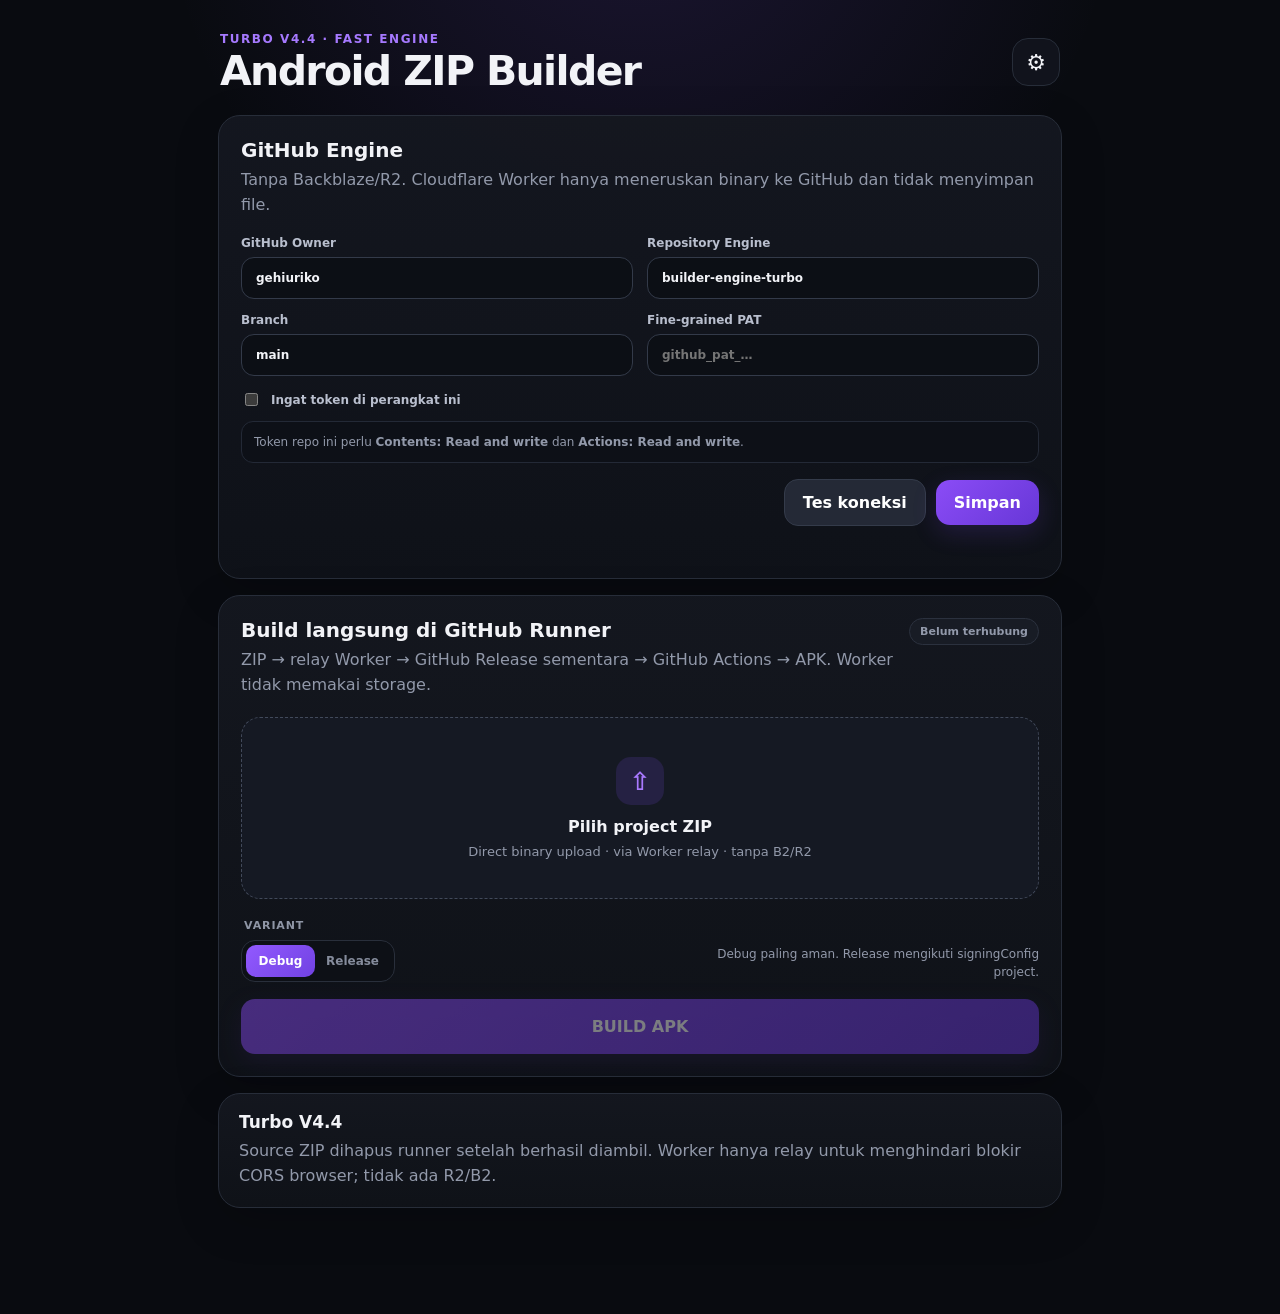
<file: index.html>
<!doctype html>
<html lang="id">
<head>
  <meta charset="utf-8">
  <meta name="viewport" content="width=device-width,initial-scale=1,viewport-fit=cover">
  <meta name="theme-color" content="#0d0f14">
  <title>Android ZIP Builder</title>
  <style>
:root {
  color-scheme: dark;
  --bg: #090b10;
  --panel: #11141b;
  --panel-2: #151923;
  --border: #272d39;
  --text: #f2f3f7;
  --muted: #9299aa;
  --purple: #8b4cf6;
  --purple-2: #6737d7;
  --green: #65d28b;
  --red: #ff7171;
  --yellow: #f5c86b;
  --radius: 22px;
}

* { box-sizing: border-box; }

html, body { margin: 0; min-height: 100%; }

body {
  background:
    radial-gradient(circle at 50% -10%, rgba(118, 71, 218, .17), transparent 30rem),
    var(--bg);
  color: var(--text);
  font-family: Inter, ui-sans-serif, system-ui, -apple-system, BlinkMacSystemFont, "Segoe UI", sans-serif;
}

button, input { font: inherit; }

.shell {
  width: min(100%, 880px);
  margin: 0 auto;
  padding: 28px 18px 90px;
}

.topbar {
  display: flex;
  align-items: center;
  justify-content: space-between;
  gap: 16px;
  margin: 4px 2px 22px;
}

.eyebrow {
  color: #a679ff;
  font-weight: 900;
  font-size: 12px;
  letter-spacing: .13em;
  margin-bottom: 5px;
}

h1, h2, h3, p { margin-top: 0; }

h1 {
  margin-bottom: 0;
  font-size: clamp(29px, 7vw, 41px);
  line-height: 1.02;
  letter-spacing: -.04em;
}

h2 { margin-bottom: 6px; font-size: 20px; }

h3 { margin-bottom: 7px; font-size: 17px; }

p {
  color: var(--muted);
  line-height: 1.55;
  margin-bottom: 0;
}

.card {
  background: linear-gradient(180deg, rgba(20, 23, 31, .97), rgba(15, 18, 24, .97));
  border: 1px solid var(--border);
  border-radius: var(--radius);
  padding: 22px;
  margin-bottom: 16px;
  box-shadow: 0 14px 45px rgba(0, 0, 0, .18);
}

.hidden { display: none !important; }

.card-head {
  display: flex;
  align-items: flex-start;
  justify-content: space-between;
  gap: 14px;
  margin-bottom: 19px;
}

.icon-button {
  width: 48px;
  height: 48px;
  flex: 0 0 auto;
  border-radius: 16px;
  border: 1px solid var(--border);
  background: rgba(18, 21, 29, .9);
  color: var(--text);
  font-size: 22px;
}

.grid {
  display: grid;
  gap: 14px;
  margin-bottom: 14px;
}

.grid.two { grid-template-columns: repeat(2, minmax(0, 1fr)); }

label {
  display: block;
  font-size: 12px;
  font-weight: 800;
  color: #b9bfce;
}

input[type="text"],
input[type="password"],
input:not([type]) {
  width: 100%;
  margin-top: 7px;
  border: 1px solid #333a49;
  border-radius: 13px;
  background: #0c0f15;
  color: var(--text);
  padding: 13px 14px;
  outline: none;
}

input:focus {
  border-color: #8255df;
  box-shadow: 0 0 0 3px rgba(130, 85, 223, .12);
}

.checkbox-row {
  display: flex;
  align-items: center;
  gap: 10px;
  margin: 8px 0 12px;
  font-weight: 600;
}

.checkbox-row input { accent-color: var(--purple); }

.permission-note, .micro {
  color: var(--muted);
  font-size: 12px;
  line-height: 1.5;
}

.permission-note {
  margin: 4px 0 16px;
  padding: 11px 12px;
  border-radius: 12px;
  background: #0d1017;
  border: 1px solid #232936;
}

.row {
  display: flex;
  align-items: center;
  gap: 10px;
}

.actions-row { justify-content: flex-end; }

.button {
  border: 0;
  border-radius: 14px;
  padding: 13px 18px;
  color: #fff;
  font-weight: 900;
  cursor: pointer;
}

.button:disabled {
  cursor: default;
  opacity: .45;
}

.button.primary {
  background: linear-gradient(135deg, var(--purple), var(--purple-2));
  box-shadow: 0 8px 24px rgba(122, 70, 231, .18);
}

.button.secondary {
  background: #242936;
  border: 1px solid #343b4a;
}

.build-button {
  width: 100%;
  min-height: 55px;
  margin-top: 17px;
  font-size: 16px;
}

.drop-zone {
  width: 100%;
  min-height: 182px;
  display: flex;
  flex-direction: column;
  align-items: center;
  justify-content: center;
  gap: 8px;
  border: 1px dashed #41495a;
  border-radius: 19px;
  background: #151923;
  color: var(--text);
  padding: 20px;
}

.drop-zone.drag {
  border-color: #9b71f4;
  background: rgba(111, 66, 204, .12);
}

.drop-icon {
  width: 48px;
  height: 48px;
  border-radius: 15px;
  display: grid;
  place-items: center;
  margin-bottom: 4px;
  background: rgba(113, 67, 207, .18);
  color: #a979ff;
  font-size: 25px;
  font-weight: 900;
}

#fileMeta {
  color: var(--muted);
  font-size: 13px;
}

.badge {
  flex: 0 0 auto;
  display: inline-flex;
  align-items: center;
  min-height: 27px;
  padding: 5px 10px;
  border-radius: 999px;
  color: #d5c3ff;
  background: rgba(130, 80, 232, .16);
  border: 1px solid rgba(130, 80, 232, .22);
  font-size: 11px;
  font-weight: 900;
}

.badge.ok {
  color: #8ce6a7;
  background: rgba(58, 150, 90, .17);
  border-color: rgba(69, 170, 103, .23);
}

.badge.bad {
  color: #ff9d9d;
  background: rgba(177, 55, 55, .17);
  border-color: rgba(214, 72, 72, .23);
}

.badge.muted {
  color: var(--muted);
  background: #181c25;
  border-color: #2b313e;
}

.build-options {
  display: flex;
  align-items: flex-end;
  justify-content: space-between;
  gap: 18px;
  margin-top: 20px;
}

.label-title {
  display: block;
  margin: 0 0 8px 3px;
  color: #8f96a6;
  font-size: 11px;
  font-weight: 900;
  letter-spacing: .08em;
}

.segmented {
  display: inline-flex;
  border-radius: 14px;
  padding: 4px;
  background: #0d1016;
  border: 1px solid #292f3b;
}

.segmented label { cursor: pointer; }

.segmented input { display: none; }

.segmented span {
  display: inline-block;
  min-width: 69px;
  text-align: center;
  padding: 9px 11px;
  border-radius: 10px;
  color: #858c9c;
}

.segmented input:checked + span {
  color: white;
  background: linear-gradient(135deg, #9259ff, #7142e2);
}

.hint {
  max-width: 360px;
  text-align: right;
  font-size: 12px;
}

.progress-track {
  width: 100%;
  height: 8px;
  overflow: hidden;
  border-radius: 999px;
  background: #090b10;
  border: 1px solid #222733;
  margin-bottom: 18px;
}

.progress-bar {
  width: 3%;
  height: 100%;
  border-radius: inherit;
  background: linear-gradient(90deg, #7440e2, #aa7cff);
  transition: width .28s ease;
}

.steps {
  display: grid;
  gap: 8px;
  margin-bottom: 14px;
}

.step {
  display: flex;
  align-items: center;
  gap: 9px;
  color: #8990a0;
  font-size: 12px;
}

.step .dot {
  width: 8px;
  height: 8px;
  border-radius: 99px;
  background: #424957;
}

.step.active { color: #d8c7ff; }
.step.active .dot { background: #9c70ff; box-shadow: 0 0 0 4px rgba(156,112,255,.12); }
.step.done { color: #94dda8; }
.step.done .dot { background: #5bc47a; }
.step.failed { color: #ff9696; }
.step.failed .dot { background: #ef6666; }

.log-box {
  display: none;
  min-height: 120px;
  max-height: 370px;
  overflow: auto;
  white-space: pre-wrap;
  word-break: break-word;
  background: #07090d;
  color: #bac0cc;
  border: 1px solid #252a35;
  border-radius: 15px;
  padding: 15px;
  font: 12px/1.55 ui-monospace, SFMono-Regular, Menlo, Consolas, monospace;
}

.result-area {
  margin-top: 15px;
  display: grid;
  gap: 10px;
}

.result-row {
  display: flex;
  align-items: center;
  justify-content: space-between;
  gap: 12px;
  padding: 12px;
  border: 1px solid #282e3a;
  border-radius: 14px;
  background: #0d1017;
}

.result-row .name {
  min-width: 0;
  overflow-wrap: anywhere;
  font-size: 13px;
  font-weight: 800;
}

.result-actions {
  display: flex;
  flex-wrap: wrap;
  gap: 8px;
  margin-top: 12px;
}

.note-card { padding: 18px 20px; }

.micro { margin-top: 12px; min-height: 18px; }

@media (max-width: 650px) {
  .shell { padding: 23px 15px 80px; }
  .card { padding: 18px; border-radius: 20px; }
  .grid.two { grid-template-columns: 1fr; }
  .build-options { align-items: flex-start; flex-direction: column; }
  .hint { max-width: none; text-align: left; }
  .card-head { gap: 10px; }
  .result-row { align-items: stretch; flex-direction: column; }
  .result-row .button { width: 100%; }
}


.download-toast {
  position: fixed;
  left: 50%;
  bottom: max(22px, env(safe-area-inset-bottom));
  transform: translateX(-50%) translateY(18px);
  width: min(calc(100% - 30px), 560px);
  z-index: 99999;
  padding: 14px 16px;
  border: 1px solid rgba(104, 211, 145, .36);
  border-radius: 15px;
  background: rgba(15, 27, 21, .97);
  color: #dff8e7;
  box-shadow: 0 18px 50px rgba(0,0,0,.42);
  font-size: 13px;
  font-weight: 800;
  line-height: 1.45;
  opacity: 0;
  pointer-events: none;
  transition: opacity .18s ease, transform .18s ease;
}
.download-toast.show {
  opacity: 1;
  transform: translateX(-50%) translateY(0);
}

</style>
</head>
<body>
  <main class="shell">
    <header class="topbar">
      <div>
        <div class="eyebrow">TURBO V4.4 · FAST ENGINE</div>
        <h1>Android ZIP Builder</h1>
      </div>
      <button id="settingsButton" class="icon-button" type="button" aria-label="Pengaturan">⚙</button>
    </header>

    <section id="setupCard" class="card setup-card hidden">
      <div class="card-head">
        <div>
          <h2>GitHub Engine</h2>
          <p>Tanpa Backblaze/R2. Cloudflare Worker hanya meneruskan binary ke GitHub dan tidak menyimpan file.</p>
        </div>
      </div>

      <div class="grid two">
        <label>GitHub Owner
          <input id="ownerInput" autocomplete="username" value="gehiuriko" placeholder="gehiuriko">
        </label>
        <label>Repository Engine
          <input id="repoInput" value="builder-engine-turbo" placeholder="builder-engine-turbo">
        </label>
      </div>

      <div class="grid two">
        <label>Branch
          <input id="branchInput" value="main" placeholder="main">
        </label>
        <label>Fine-grained PAT
          <input id="tokenInput" type="password" autocomplete="off" placeholder="github_pat_…">
        </label>
      </div>

      <label class="checkbox-row">
        <input id="rememberTokenInput" type="checkbox">
        <span>Ingat token di perangkat ini</span>
      </label>

      <div class="permission-note">
        Token repo ini perlu <b>Contents: Read and write</b> dan <b>Actions: Read and write</b>.
      </div>

      <div class="row actions-row">
        <button id="testButton" class="button secondary" type="button">Tes koneksi</button>
        <button id="saveButton" class="button primary" type="button">Simpan</button>
      </div>
      <div id="connectionResult" class="micro"></div>
    </section>

    <section class="card hero-card">
      <div class="card-head">
        <div>
          <h2>Build langsung di GitHub Runner</h2>
          <p>ZIP → relay Worker → GitHub Release sementara → GitHub Actions → APK. Worker tidak memakai storage.</p>
        </div>
        <span id="connectionBadge" class="badge muted">Belum terhubung</span>
      </div>

      <input id="fileInput" type="file" accept=".zip,application/zip" hidden>
      <button id="dropZone" class="drop-zone" type="button">
        <span class="drop-icon">⇧</span>
        <strong id="fileTitle">Pilih project ZIP</strong>
        <span id="fileMeta">Direct binary upload · via Worker relay · tanpa B2/R2</span>
      </button>

      <div class="build-options">
        <div>
          <span class="label-title">VARIANT</span>
          <div class="segmented" role="group" aria-label="Build variant">
            <label><input type="radio" name="variant" value="debug" checked><span>Debug</span></label>
            <label><input type="radio" name="variant" value="release"><span>Release</span></label>
          </div>
        </div>
        <p class="hint">Debug paling aman. Release mengikuti signingConfig project.</p>
      </div>

      <button id="buildButton" class="button primary build-button" type="button" disabled>BUILD APK</button>
    </section>

    <section id="statusCard" class="card hidden">
      <div class="card-head">
        <div>
          <h2 id="statusTitle">Menyiapkan build</h2>
          <p id="statusSubtitle">Belum ada proses.</p>
        </div>
        <span id="statusBadge" class="badge">WAIT</span>
      </div>

      <div class="progress-track"><div id="progressBar" class="progress-bar"></div></div>
      <div id="steps" class="steps"></div>
      <pre id="logBox" class="log-box"></pre>
      <div id="resultArea" class="result-area hidden"></div>
    </section>

    <section class="card note-card">
      <h3>Turbo V4.4</h3>
      <p>Source ZIP dihapus runner setelah berhasil diambil. Worker hanya relay untuk menghindari blokir CORS browser; tidak ada R2/B2.</p>
    </section>
  </main>

  <script>
(() => {
  'use strict';

  const API_VERSION = '2026-03-10';
  const WORKFLOW_FILE = 'build-apk.yml';
  const RELAY_URL = 'https://android-builder-turbo-api.reiseakari.workers.dev';
  const MAX_ZIP_BYTES = 1.9 * 1024 * 1024 * 1024;
  const CONFIG_KEY = 'turbo-v4-github-config';
  const TOKEN_LOCAL_KEY = 'turbo-v4-github-token';
  const TOKEN_SESSION_KEY = 'turbo-v4-github-token-session';

  const $ = (id) => document.getElementById(id);
  const el = {
    settingsButton: $('settingsButton'),
    setupCard: $('setupCard'),
    ownerInput: $('ownerInput'),
    repoInput: $('repoInput'),
    branchInput: $('branchInput'),
    tokenInput: $('tokenInput'),
    rememberTokenInput: $('rememberTokenInput'),
    testButton: $('testButton'),
    saveButton: $('saveButton'),
    connectionResult: $('connectionResult'),
    connectionBadge: $('connectionBadge'),
    fileInput: $('fileInput'),
    dropZone: $('dropZone'),
    fileTitle: $('fileTitle'),
    fileMeta: $('fileMeta'),
    buildButton: $('buildButton'),
    statusCard: $('statusCard'),
    statusTitle: $('statusTitle'),
    statusSubtitle: $('statusSubtitle'),
    statusBadge: $('statusBadge'),
    progressBar: $('progressBar'),
    steps: $('steps'),
    logBox: $('logBox'),
    resultArea: $('resultArea')
  };

  let selectedFile = null;
  let busy = false;
  let currentReleaseId = null;
  let currentJobId = null;
  let currentRunId = null;
  let currentAssets = [];
  let currentLogAsset = null;

  const sleep = (ms) => new Promise(resolve => setTimeout(resolve, ms));

  function fmtBytes(bytes) {
    const units = ['B', 'KB', 'MB', 'GB'];
    let n = Number(bytes) || 0;
    let i = 0;
    while (n >= 1024 && i < units.length - 1) {
      n /= 1024;
      i++;
    }
    return `${n.toFixed(i ? 1 : 0)} ${units[i]}`;
  }

  function escapeHtml(value) {
    return String(value).replace(/[&<>'"]/g, ch => ({
      '&': '&amp;',
      '<': '&lt;',
      '>': '&gt;',
      "'": '&#39;',
      '"': '&quot;'
    }[ch]));
  }

  function makeJobId() {
    const random = crypto.getRandomValues(new Uint32Array(2));
    const suffix = `${random[0].toString(36)}${random[1].toString(36)}`;
    return `job-${Date.now()}-${suffix}`;
  }

  function loadConfig() {
    let saved = {};
    try {
      saved = JSON.parse(localStorage.getItem(CONFIG_KEY) || '{}');
    } catch (_) {}

    el.ownerInput.value = saved.owner || 'gehiuriko';
    el.repoInput.value = saved.repo || 'builder-engine-turbo';
    el.branchInput.value = saved.branch || 'main';
    el.rememberTokenInput.checked = Boolean(saved.rememberToken);

    const token = saved.rememberToken
      ? (localStorage.getItem(TOKEN_LOCAL_KEY) || '')
      : (sessionStorage.getItem(TOKEN_SESSION_KEY) || '');

    el.tokenInput.value = token;
    refreshConnectionBadge();

    if (!token) el.setupCard.classList.remove('hidden');
  }

  function getConfig() {
    const owner = el.ownerInput.value.trim();
    const repo = el.repoInput.value.trim();
    const branch = el.branchInput.value.trim() || 'main';
    const token = el.tokenInput.value.trim();

    if (!owner || !repo || !token) {
      throw new Error('Isi GitHub Owner, Repository Engine, Branch, dan Fine-grained PAT.');
    }

    return { owner, repo, branch, token };
  }

  function saveConfig() {
    const cfg = getConfig();
    const rememberToken = el.rememberTokenInput.checked;

    localStorage.setItem(CONFIG_KEY, JSON.stringify({
      owner: cfg.owner,
      repo: cfg.repo,
      branch: cfg.branch,
      rememberToken
    }));

    if (rememberToken) {
      localStorage.setItem(TOKEN_LOCAL_KEY, cfg.token);
      sessionStorage.removeItem(TOKEN_SESSION_KEY);
    } else {
      sessionStorage.setItem(TOKEN_SESSION_KEY, cfg.token);
      localStorage.removeItem(TOKEN_LOCAL_KEY);
    }

    refreshConnectionBadge();
  }

  function hasConfig() {
    try {
      getConfig();
      return true;
    } catch (_) {
      return false;
    }
  }

  function refreshConnectionBadge() {
    if (hasConfig()) {
      const cfg = getConfig();
      el.connectionBadge.textContent = `${cfg.owner}/${cfg.repo}`;
      el.connectionBadge.className = 'badge ok';
    } else {
      el.connectionBadge.textContent = 'Belum terhubung';
      el.connectionBadge.className = 'badge muted';
    }

    el.buildButton.disabled = busy || !selectedFile || !hasConfig();
  }

  async function githubFetch(urlOrPath, options = {}) {
    const cfg = getConfig();
    const url = /^https:\/\//i.test(urlOrPath)
      ? urlOrPath
      : `https://api.github.com${urlOrPath}`;

    const headers = new Headers(options.headers || {});
    if (!headers.has('Accept')) headers.set('Accept', 'application/vnd.github+json');
    headers.set('Authorization', `Bearer ${cfg.token}`);
    headers.set('X-GitHub-Api-Version', API_VERSION);

    let body = options.body;
    if (
      body &&
      !(body instanceof Blob) &&
      !(body instanceof File) &&
      !(body instanceof ArrayBuffer) &&
      typeof body !== 'string'
    ) {
      headers.set('Content-Type', 'application/json');
      body = JSON.stringify(body);
    }

    const response = await fetch(url, {
      ...options,
      headers,
      body,
      cache: options.cache || 'no-store'
    });

    if (!response.ok) {
      let detail = '';
      try {
        const j = await response.json();
        detail = j.message || JSON.stringify(j);
      } catch (_) {
        try { detail = await response.text(); } catch (_) {}
      }
      throw new Error(`GitHub ${response.status}: ${detail || response.statusText}`);
    }

    if (response.status === 204) return null;

    const type = response.headers.get('content-type') || '';
    if (type.includes('json')) return response.json();
    return response;
  }

  function setBusy(value) {
    busy = value;
    el.settingsButton.disabled = value;
    el.buildButton.disabled = value || !selectedFile || !hasConfig();
  }

  function setStatus(title, subtitle, badge = 'WORKING', progress = 8, cls = '') {
    el.statusCard.classList.remove('hidden');
    el.statusTitle.textContent = title;
    el.statusSubtitle.textContent = subtitle || '';
    el.statusBadge.textContent = badge;
    el.statusBadge.className = `badge ${cls}`.trim();
    el.progressBar.style.width = `${Math.max(3, Math.min(100, progress))}%`;
  }

  function log(text) {
    const now = new Date().toLocaleTimeString('id-ID', { hour12: false });
    el.logBox.style.display = 'block';
    el.logBox.textContent += `[${now}] ${text}
`;
    el.logBox.scrollTop = el.logBox.scrollHeight;
  }

  function showDownloadToast(text) {
    let toast = document.getElementById('downloadToast');
    if (!toast) {
      toast = document.createElement('div');
      toast.id = 'downloadToast';
      toast.className = 'download-toast';
      document.body.appendChild(toast);
    }

    toast.textContent = text;
    toast.classList.remove('show');
    void toast.offsetWidth;
    toast.classList.add('show');

    clearTimeout(showDownloadToast.timer);
    showDownloadToast.timer = setTimeout(() => {
      toast.classList.remove('show');
    }, 5000);
  }

  function renderSteps(jobs) {
    if (!jobs?.length) return;

    const all = jobs.flatMap(job =>
      (job.steps || []).map(step => ({ ...step, jobName: job.name }))
    );

    el.steps.innerHTML = all.map(step => {
      const cls =
        step.conclusion === 'failure' ? 'failed' :
        step.status === 'completed' ? 'done' :
        step.status === 'in_progress' ? 'active' : '';

      return `<div class="step ${cls}">
        <span class="dot"></span>
        <span>${escapeHtml(step.name)}</span>
      </div>`;
    }).join('');
  }

  async function testConnection() {
    el.connectionResult.textContent = 'Mengecek GitHub + relay…';

    try {
      saveConfig();
      const cfg = getConfig();

      const [repo, relay] = await Promise.all([
        githubFetch(
          `/repos/${encodeURIComponent(cfg.owner)}/${encodeURIComponent(cfg.repo)}`
        ),
        fetch(`${RELAY_URL}/health`, { cache: 'no-store' })
      ]);

      await githubFetch(
        `/repos/${encodeURIComponent(cfg.owner)}/${encodeURIComponent(cfg.repo)}` +
        `/actions/workflows/${encodeURIComponent(WORKFLOW_FILE)}`
      );

      if (!relay.ok) {
        throw new Error(`Relay Worker HTTP ${relay.status}`);
      }

      const relayInfo = await relay.json();
      if (!relayInfo.ok) throw new Error('Relay Worker merespons tetapi tidak sehat.');

      el.connectionResult.textContent =
        `OK — ${repo.full_name}. Workflow + relay siap.`;
      el.connectionBadge.textContent = 'GitHub + relay siap';
      el.connectionBadge.className = 'badge ok';
    } catch (error) {
      el.connectionResult.textContent = error.message;
      el.connectionBadge.textContent = 'Koneksi gagal';
      el.connectionBadge.className = 'badge bad';
    }
  }

  function chooseFile(file) {
    if (!file) return;

    if (!file.name.toLowerCase().endsWith('.zip')) {
      alert('File harus berupa project .zip');
      return;
    }

    if (file.size <= 0 || file.size > MAX_ZIP_BYTES) {
      alert('ZIP terlalu besar. Batas builder ini sekitar 1.9 GiB per file.');
      return;
    }

    selectedFile = file;
    el.fileTitle.textContent = file.name;
    el.fileMeta.textContent = `${fmtBytes(file.size)} · siap direct upload ke GitHub`;
    refreshConnectionBadge();
  }

  async function createDraftRelease(cfg, jobId) {
    return githubFetch(
      `/repos/${encodeURIComponent(cfg.owner)}/${encodeURIComponent(cfg.repo)}/releases`,
      {
        method: 'POST',
        body: {
          tag_name: `builder-${jobId}`,
          target_commitish: cfg.branch,
          name: `Temporary Android build ${jobId}`,
          body: 'Temporary draft release used by Android ZIP Builder Turbo V4.',
          draft: true,
          prerelease: true
        }
      }
    );
  }

  async function uploadSourceAsset(release, file, jobId) {
    const cfg = getConfig();
    const assetName = `${jobId}-source.zip`;

    const url =
      `${RELAY_URL}/upload` +
      `?owner=${encodeURIComponent(cfg.owner)}` +
      `&repo=${encodeURIComponent(cfg.repo)}` +
      `&release_id=${encodeURIComponent(release.id)}` +
      `&name=${encodeURIComponent(assetName)}`;

    const response = await fetch(url, {
      method: 'POST',
      headers: {
        'Authorization': `Bearer ${cfg.token}`,
        'Content-Type': 'application/zip'
      },
      body: file
    });

    if (!response.ok) {
      let detail = '';
      try {
        const j = await response.json();
        detail = j.message || JSON.stringify(j);
      } catch (_) {
        try { detail = await response.text(); } catch (_) {}
      }
      throw new Error(`Relay upload ${response.status}: ${detail || response.statusText}`);
    }

    return response.json();
  }

  async function dispatchBuild(cfg, jobId, release, asset, variant) {
    const startedAt = Date.now();

    await githubFetch(
      `/repos/${encodeURIComponent(cfg.owner)}/${encodeURIComponent(cfg.repo)}` +
      `/actions/workflows/${encodeURIComponent(WORKFLOW_FILE)}/dispatches`,
      {
        method: 'POST',
        body: {
          ref: cfg.branch,
          inputs: {
            job_id: jobId,
            release_id: String(release.id),
            asset_id: String(asset.id),
            asset_name: selectedFile.name,
            variant
          }
        }
      }
    );

    for (let attempt = 0; attempt < 35; attempt++) {
      await sleep(attempt === 0 ? 1200 : 1800);

      const runs = await githubFetch(
        `/repos/${encodeURIComponent(cfg.owner)}/${encodeURIComponent(cfg.repo)}` +
        `/actions/workflows/${encodeURIComponent(WORKFLOW_FILE)}/runs` +
        `?event=workflow_dispatch&branch=${encodeURIComponent(cfg.branch)}&per_page=30`
      );

      const match = (runs.workflow_runs || []).find(run => {
        const title = String(run.display_title || '');
        const created = Date.parse(run.created_at || '') || 0;
        return title.includes(jobId) && created >= startedAt - 60_000;
      });

      if (match) return match.id;
    }

    throw new Error('Workflow sudah dipicu tetapi run ID belum ditemukan.');
  }

  async function waitForRun(cfg, runId) {
    let lastSignature = '';

    for (;;) {
      const [run, jobs] = await Promise.all([
        githubFetch(
          `/repos/${encodeURIComponent(cfg.owner)}/${encodeURIComponent(cfg.repo)}` +
          `/actions/runs/${runId}`
        ),
        githubFetch(
          `/repos/${encodeURIComponent(cfg.owner)}/${encodeURIComponent(cfg.repo)}` +
          `/actions/runs/${runId}/jobs?per_page=100`
        )
      ]);

      renderSteps(jobs.jobs || []);

      const steps = (jobs.jobs || []).flatMap(job => job.steps || []);
      const done = steps.filter(step => step.status === 'completed').length;
      const active = steps.find(step => step.status === 'in_progress');
      const progress = steps.length
        ? Math.min(94, 22 + Math.round((done / steps.length) * 68))
        : 20;

      const signature = `${run.status}:${done}/${steps.length}:${active?.name || ''}`;
      if (signature !== lastSignature) {
        lastSignature = signature;
        if (active) log(active.name);
      }

      if (run.status === 'queued') {
        setStatus('Build masuk antrean', 'Menunggu GitHub runner…', 'QUEUED', 18);
      } else if (run.status !== 'completed') {
        setStatus(
          'Sedang membuild APK',
          active?.name || 'GitHub Actions sedang berjalan…',
          'BUILDING',
          progress
        );
      } else {
        if (run.conclusion === 'success') {
          setStatus('Build berhasil', 'Mengambil hasil APK…', 'SUCCESS', 96, 'ok');
          return run;
        }

        setStatus(
          'Build gagal',
          `Conclusion: ${run.conclusion || 'failure'}`,
          'FAILED',
          100,
          'bad'
        );
        return run;
      }

      await sleep(3500);
    }
  }

  async function listReleaseAssets(cfg, releaseId) {
    return githubFetch(
      `/repos/${encodeURIComponent(cfg.owner)}/${encodeURIComponent(cfg.repo)}` +
      `/releases/${releaseId}/assets?per_page=100`
    );
  }

  async function waitForOutputAssets(cfg, releaseId, jobId, expectSuccess) {
    for (let attempt = 0; attempt < 40; attempt++) {
      const assets = await listReleaseAssets(cfg, releaseId);

      const apks = assets.filter(asset =>
        asset.name.startsWith(`${jobId}-result-`) &&
        asset.name.toLowerCase().endsWith('.apk')
      );

      const logAsset = assets.find(asset => asset.name === `${jobId}-build.log`) || null;
      const statusAsset = assets.find(asset => asset.name === `${jobId}-status.json`) || null;

      if (expectSuccess && apks.length) {
        return { apks, logAsset, statusAsset };
      }

      if (!expectSuccess && (logAsset || statusAsset)) {
        return { apks, logAsset, statusAsset };
      }

      await sleep(2000);
    }

    return { apks: [], logAsset: null, statusAsset: null };
  }

  async function fetchAssetBlob(cfg, asset) {
    const url =
      `${RELAY_URL}/asset` +
      `?owner=${encodeURIComponent(cfg.owner)}` +
      `&repo=${encodeURIComponent(cfg.repo)}` +
      `&asset_id=${encodeURIComponent(asset.id)}`;

    const response = await fetch(url, {
      headers: { 'Authorization': `Bearer ${cfg.token}` },
      cache: 'no-store'
    });

    if (!response.ok) {
      let detail = '';
      try {
        const j = await response.json();
        detail = j.message || JSON.stringify(j);
      } catch (_) {
        try { detail = await response.text(); } catch (_) {}
      }
      throw new Error(`Relay download ${response.status}: ${detail || response.statusText}`);
    }

    return response.blob();
  }

  async function fetchAssetText(cfg, asset) {
    const blob = await fetchAssetBlob(cfg, asset);
    return blob.text();
  }

  async function getDirectDownloadUrl(cfg, asset) {
    const url =
      `${RELAY_URL}/asset-url` +
      `?owner=${encodeURIComponent(cfg.owner)}` +
      `&repo=${encodeURIComponent(cfg.repo)}` +
      `&asset_id=${encodeURIComponent(asset.id)}`;

    const response = await fetch(url, {
      headers: { 'Authorization': `Bearer ${cfg.token}` },
      cache: 'no-store'
    });

    if (!response.ok) {
      let detail = '';
      try {
        const j = await response.json();
        detail = j.message || JSON.stringify(j);
      } catch (_) {
        try { detail = await response.text(); } catch (_) {}
      }
      throw new Error(`Direct download ${response.status}: ${detail || response.statusText}`);
    }

    const data = await response.json();
    if (!data.downloadUrl || !/^https:\/\//i.test(data.downloadUrl)) {
      throw new Error('GitHub tidak mengembalikan direct download URL.');
    }
    return data.downloadUrl;
  }

  async function downloadAsset(cfg, asset, button) {
    const old = button?.textContent;

    try {
      if (button) {
        button.disabled = true;
        button.textContent = 'MENYIAPKAN…';
      }

      log(`Meminta direct download URL untuk ${asset.name}…`);
      const directUrl = await getDirectDownloadUrl(cfg, asset);

      const cleanName = asset.name.replace(
        new RegExp(`^${currentJobId}-result-\\d+-`),
        ''
      ) || 'app.apk';

      setStatus(
        'Download dimulai',
        `${cleanName} · ${fmtBytes(asset.size)} · Chrome menangani file`,
        'DOWNLOAD',
        100,
        'ok'
      );

      showDownloadToast(
        `Download ${cleanName} dimulai. Cek panel download Chrome jika progres sistem tidak muncul.`
      );

      if (button) {
        button.textContent = 'DOWNLOAD DIMULAI ✓';
      }

      await sleep(350);

      const a = document.createElement('a');
      a.href = directUrl;
      a.rel = 'noopener';
      a.style.display = 'none';
      document.body.appendChild(a);
      a.click();
      a.remove();

      log(`Download langsung diserahkan ke Chrome: ${cleanName} (${fmtBytes(asset.size)}).`);
    } finally {
      if (button) {
        setTimeout(() => {
          button.disabled = false;
          button.textContent = old || 'DOWNLOAD APK';
        }, 2500);
      }
    }
  }

  async function deleteRelease(cfg) {
    if (!currentReleaseId) return;

    await githubFetch(
      `/repos/${encodeURIComponent(cfg.owner)}/${encodeURIComponent(cfg.repo)}` +
      `/releases/${currentReleaseId}`,
      { method: 'DELETE' }
    );

    log('Temporary draft release sudah dihapus.');
    currentReleaseId = null;
  }

  function showResults(cfg, apks, logAsset) {
    el.resultArea.classList.remove('hidden');
    el.resultArea.innerHTML = '';

    apks.forEach(asset => {
      const row = document.createElement('div');
      row.className = 'result-row';

      const label = document.createElement('span');
      label.className = 'name';
      label.textContent = `${asset.name} · ${fmtBytes(asset.size)}`;

      const btn = document.createElement('button');
      btn.type = 'button';
      btn.className = 'button primary';
      btn.textContent = 'DOWNLOAD APK';
      btn.addEventListener('click', async () => {
        try {
          await downloadAsset(cfg, asset, btn);
        } catch (error) {
          alert(error.message);
          log(`ERROR download: ${error.message}`);
        }
      });

      row.append(label, btn);
      el.resultArea.appendChild(row);
    });

    const actions = document.createElement('div');
    actions.className = 'result-actions';

    if (logAsset) {
      const logBtn = document.createElement('button');
      logBtn.type = 'button';
      logBtn.className = 'button secondary';
      logBtn.textContent = 'BUKA BUILD LOG';
      logBtn.addEventListener('click', async () => {
        try {
          logBtn.disabled = true;
          const text = await fetchAssetText(cfg, logAsset);
          el.logBox.style.display = 'block';
          el.logBox.textContent = text;
          el.logBox.scrollTop = el.logBox.scrollHeight;
        } catch (error) {
          alert(error.message);
        } finally {
          logBtn.disabled = false;
        }
      });
      actions.appendChild(logBtn);
    }

    const cleanBtn = document.createElement('button');
    cleanBtn.type = 'button';
    cleanBtn.className = 'button secondary';
    cleanBtn.textContent = 'BERSIHKAN FILE SEMENTARA';
    cleanBtn.addEventListener('click', async () => {
      try {
        cleanBtn.disabled = true;
        await deleteRelease(cfg);
        cleanBtn.textContent = 'SUDAH DIBERSIHKAN';
      } catch (error) {
        cleanBtn.disabled = false;
        alert(error.message);
      }
    });
    actions.appendChild(cleanBtn);

    el.resultArea.appendChild(actions);
  }

  async function loadFailureLog(cfg, releaseId, jobId) {
    const output = await waitForOutputAssets(cfg, releaseId, jobId, false);

    if (output.logAsset) {
      try {
        const text = await fetchAssetText(cfg, output.logAsset);
        el.logBox.style.display = 'block';
        el.logBox.textContent = text;
        el.logBox.scrollTop = el.logBox.scrollHeight;
        currentLogAsset = output.logAsset;
        log('Build log kegagalan berhasil dimuat.');
      } catch (error) {
        log(`Build log ada, tetapi gagal dimuat: ${error.message}`);
      }
    }

    return output;
  }

  async function cleanupOnEarlyFailure(cfg, release) {
    if (!release?.id) return;
    try {
      await githubFetch(
        `/repos/${encodeURIComponent(cfg.owner)}/${encodeURIComponent(cfg.repo)}` +
        `/releases/${release.id}`,
        { method: 'DELETE' }
      );
      if (currentReleaseId === release.id) currentReleaseId = null;
      log('Temporary release dibersihkan karena build belum sempat berjalan.');
    } catch (_) {}
  }

  async function build() {
    if (!selectedFile || busy) return;

    let cfg;
    let release = null;
    let workflowDispatched = false;

    try {
      saveConfig();
      cfg = getConfig();

      const variant =
        document.querySelector('input[name="variant"]:checked')?.value || 'debug';

      currentJobId = makeJobId();
      currentReleaseId = null;
      currentRunId = null;
      currentAssets = [];
      currentLogAsset = null;

      setBusy(true);
      el.steps.innerHTML = '';
      el.logBox.textContent = '';
      el.logBox.style.display = 'block';
      el.resultArea.innerHTML = '';
      el.resultArea.classList.add('hidden');

      setStatus(
        'Menyiapkan upload',
        `${selectedFile.name} · ${fmtBytes(selectedFile.size)}`,
        'PREPARE',
        5
      );
      log(`Job ID: ${currentJobId}`);

      release = await createDraftRelease(cfg, currentJobId);
      currentReleaseId = release.id;
      log(`Temporary draft release: ${release.id}`);

      setStatus(
        'Mengupload project',
        'Binary ZIP langsung ke GitHub Release…',
        'UPLOAD',
        10
      );

      const sourceAsset = await uploadSourceAsset(release, selectedFile, currentJobId);
      log(`Upload selesai: ${fmtBytes(sourceAsset.size)}.`);

      setStatus(
        'Memulai runner',
        'Mengirim workflow_dispatch…',
        'START',
        16
      );

      currentRunId = await dispatchBuild(
        cfg,
        currentJobId,
        release,
        sourceAsset,
        variant
      );
      workflowDispatched = true;

      log(`GitHub Actions run: ${currentRunId}`);

      const run = await waitForRun(cfg, currentRunId);

      if (run.conclusion !== 'success') {
        const output = await loadFailureLog(cfg, release.id, currentJobId);
        showResults(cfg, [], output.logAsset);
        throw new Error(
          `Build gagal (${run.conclusion || 'unknown'}). Build log sudah dicoba dimuat.`
        );
      }

      const output = await waitForOutputAssets(
        cfg,
        release.id,
        currentJobId,
        true
      );

      if (!output.apks.length) {
        throw new Error(
          'Workflow sukses tetapi APK belum ditemukan di temporary release.'
        );
      }

      currentAssets = output.apks;
      currentLogAsset = output.logAsset;

      setStatus(
        'APK siap',
        `${output.apks.length} APK tersedia untuk download.`,
        'READY',
        100,
        'ok'
      );

      log(`APK siap: ${output.apks.map(x => x.name).join(', ')}`);
      showResults(cfg, output.apks, output.logAsset);

    } catch (error) {
      log(`ERROR: ${error.message}`);

      if (!el.statusBadge.classList.contains('bad')) {
        setStatus('Proses berhenti', error.message, 'ERROR', 100, 'bad');
      }

      if (cfg && release && !workflowDispatched) {
        await cleanupOnEarlyFailure(cfg, release);
      }
    } finally {
      setBusy(false);
    }
  }

  el.settingsButton.addEventListener('click', () => {
    el.setupCard.classList.toggle('hidden');
  });

  el.saveButton.addEventListener('click', () => {
    try {
      saveConfig();
      el.connectionResult.textContent = 'Pengaturan tersimpan.';
      el.setupCard.classList.add('hidden');
    } catch (error) {
      el.connectionResult.textContent = error.message;
    }
  });

  el.testButton.addEventListener('click', testConnection);

  el.dropZone.addEventListener('click', () => el.fileInput.click());
  el.fileInput.addEventListener('change', () => chooseFile(el.fileInput.files?.[0]));

  ['dragenter', 'dragover'].forEach(type => {
    el.dropZone.addEventListener(type, event => {
      event.preventDefault();
      el.dropZone.classList.add('drag');
    });
  });

  ['dragleave', 'drop'].forEach(type => {
    el.dropZone.addEventListener(type, event => {
      event.preventDefault();
      el.dropZone.classList.remove('drag');
    });
  });

  el.dropZone.addEventListener('drop', event => {
    chooseFile(event.dataTransfer?.files?.[0]);
  });

  el.buildButton.addEventListener('click', build);

  [
    el.ownerInput,
    el.repoInput,
    el.branchInput,
    el.tokenInput
  ].forEach(input => input.addEventListener('input', refreshConnectionBadge));

  loadConfig();
})();
</script>
</body>
</html>
</file>
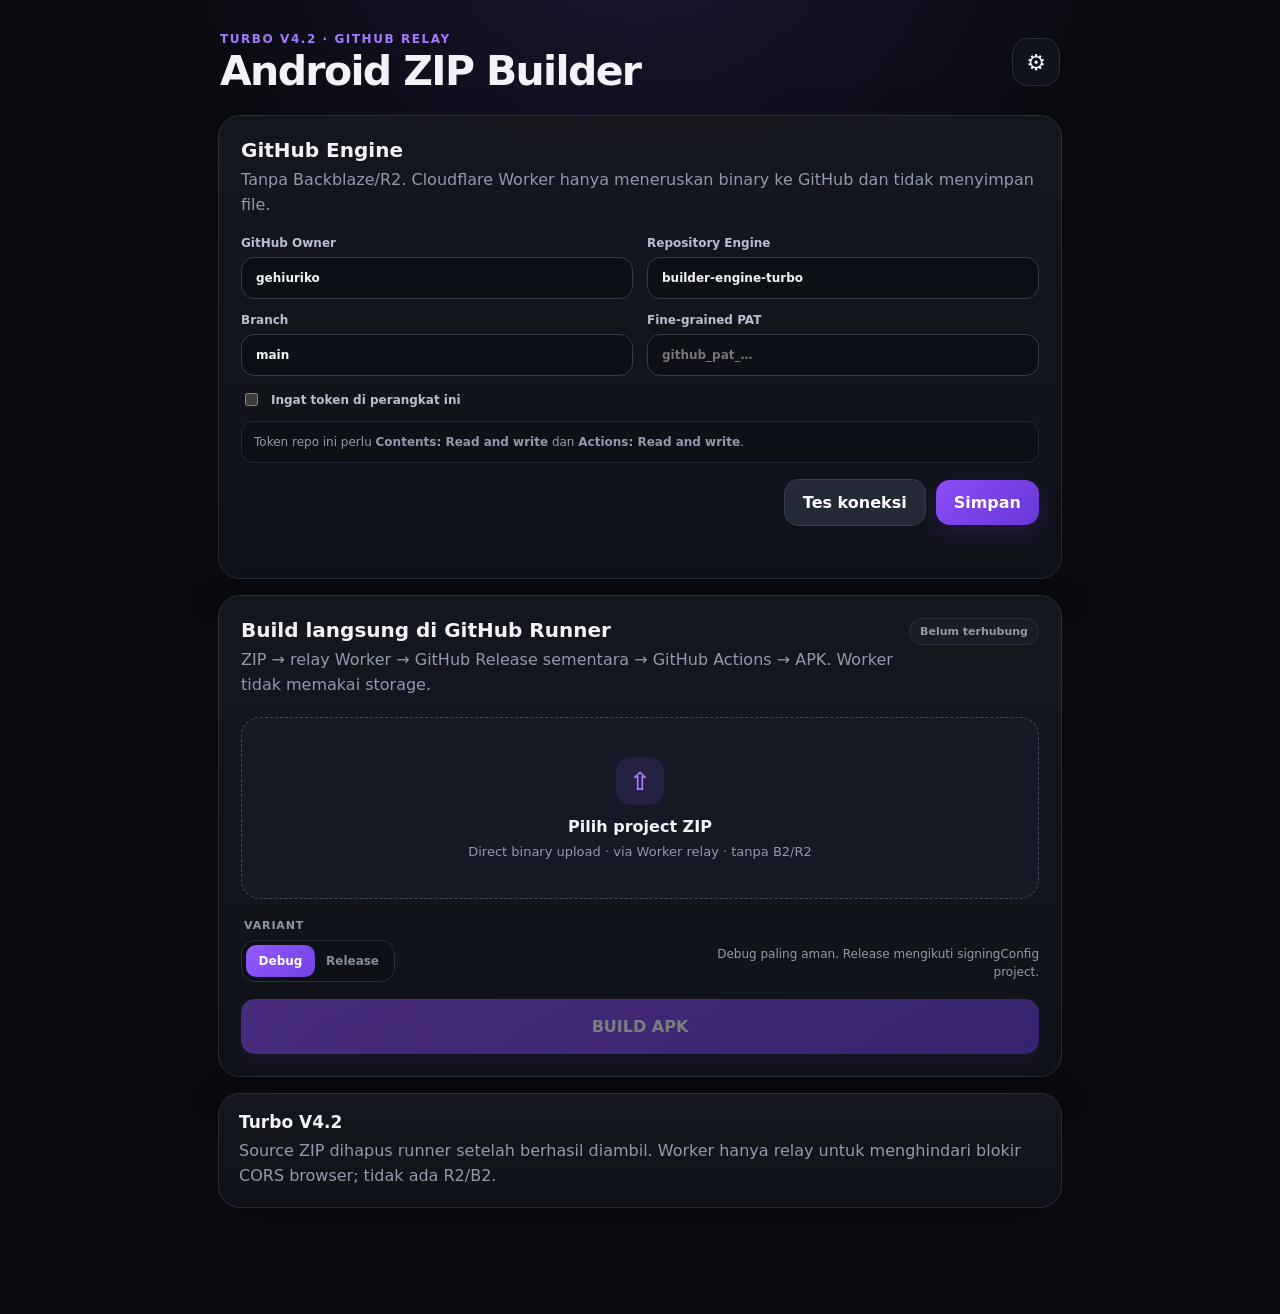
<file: index-v4.2-single.html>
<!doctype html>
<html lang="id">
<head>
  <meta charset="utf-8">
  <meta name="viewport" content="width=device-width,initial-scale=1,viewport-fit=cover">
  <meta name="theme-color" content="#0d0f14">
  <title>Android ZIP Builder</title>
  <style>
:root {
  color-scheme: dark;
  --bg: #090b10;
  --panel: #11141b;
  --panel-2: #151923;
  --border: #272d39;
  --text: #f2f3f7;
  --muted: #9299aa;
  --purple: #8b4cf6;
  --purple-2: #6737d7;
  --green: #65d28b;
  --red: #ff7171;
  --yellow: #f5c86b;
  --radius: 22px;
}

* { box-sizing: border-box; }

html, body { margin: 0; min-height: 100%; }

body {
  background:
    radial-gradient(circle at 50% -10%, rgba(118, 71, 218, .17), transparent 30rem),
    var(--bg);
  color: var(--text);
  font-family: Inter, ui-sans-serif, system-ui, -apple-system, BlinkMacSystemFont, "Segoe UI", sans-serif;
}

button, input { font: inherit; }

.shell {
  width: min(100%, 880px);
  margin: 0 auto;
  padding: 28px 18px 90px;
}

.topbar {
  display: flex;
  align-items: center;
  justify-content: space-between;
  gap: 16px;
  margin: 4px 2px 22px;
}

.eyebrow {
  color: #a679ff;
  font-weight: 900;
  font-size: 12px;
  letter-spacing: .13em;
  margin-bottom: 5px;
}

h1, h2, h3, p { margin-top: 0; }

h1 {
  margin-bottom: 0;
  font-size: clamp(29px, 7vw, 41px);
  line-height: 1.02;
  letter-spacing: -.04em;
}

h2 { margin-bottom: 6px; font-size: 20px; }

h3 { margin-bottom: 7px; font-size: 17px; }

p {
  color: var(--muted);
  line-height: 1.55;
  margin-bottom: 0;
}

.card {
  background: linear-gradient(180deg, rgba(20, 23, 31, .97), rgba(15, 18, 24, .97));
  border: 1px solid var(--border);
  border-radius: var(--radius);
  padding: 22px;
  margin-bottom: 16px;
  box-shadow: 0 14px 45px rgba(0, 0, 0, .18);
}

.hidden { display: none !important; }

.card-head {
  display: flex;
  align-items: flex-start;
  justify-content: space-between;
  gap: 14px;
  margin-bottom: 19px;
}

.icon-button {
  width: 48px;
  height: 48px;
  flex: 0 0 auto;
  border-radius: 16px;
  border: 1px solid var(--border);
  background: rgba(18, 21, 29, .9);
  color: var(--text);
  font-size: 22px;
}

.grid {
  display: grid;
  gap: 14px;
  margin-bottom: 14px;
}

.grid.two { grid-template-columns: repeat(2, minmax(0, 1fr)); }

label {
  display: block;
  font-size: 12px;
  font-weight: 800;
  color: #b9bfce;
}

input[type="text"],
input[type="password"],
input:not([type]) {
  width: 100%;
  margin-top: 7px;
  border: 1px solid #333a49;
  border-radius: 13px;
  background: #0c0f15;
  color: var(--text);
  padding: 13px 14px;
  outline: none;
}

input:focus {
  border-color: #8255df;
  box-shadow: 0 0 0 3px rgba(130, 85, 223, .12);
}

.checkbox-row {
  display: flex;
  align-items: center;
  gap: 10px;
  margin: 8px 0 12px;
  font-weight: 600;
}

.checkbox-row input { accent-color: var(--purple); }

.permission-note, .micro {
  color: var(--muted);
  font-size: 12px;
  line-height: 1.5;
}

.permission-note {
  margin: 4px 0 16px;
  padding: 11px 12px;
  border-radius: 12px;
  background: #0d1017;
  border: 1px solid #232936;
}

.row {
  display: flex;
  align-items: center;
  gap: 10px;
}

.actions-row { justify-content: flex-end; }

.button {
  border: 0;
  border-radius: 14px;
  padding: 13px 18px;
  color: #fff;
  font-weight: 900;
  cursor: pointer;
}

.button:disabled {
  cursor: default;
  opacity: .45;
}

.button.primary {
  background: linear-gradient(135deg, var(--purple), var(--purple-2));
  box-shadow: 0 8px 24px rgba(122, 70, 231, .18);
}

.button.secondary {
  background: #242936;
  border: 1px solid #343b4a;
}

.build-button {
  width: 100%;
  min-height: 55px;
  margin-top: 17px;
  font-size: 16px;
}

.drop-zone {
  width: 100%;
  min-height: 182px;
  display: flex;
  flex-direction: column;
  align-items: center;
  justify-content: center;
  gap: 8px;
  border: 1px dashed #41495a;
  border-radius: 19px;
  background: #151923;
  color: var(--text);
  padding: 20px;
}

.drop-zone.drag {
  border-color: #9b71f4;
  background: rgba(111, 66, 204, .12);
}

.drop-icon {
  width: 48px;
  height: 48px;
  border-radius: 15px;
  display: grid;
  place-items: center;
  margin-bottom: 4px;
  background: rgba(113, 67, 207, .18);
  color: #a979ff;
  font-size: 25px;
  font-weight: 900;
}

#fileMeta {
  color: var(--muted);
  font-size: 13px;
}

.badge {
  flex: 0 0 auto;
  display: inline-flex;
  align-items: center;
  min-height: 27px;
  padding: 5px 10px;
  border-radius: 999px;
  color: #d5c3ff;
  background: rgba(130, 80, 232, .16);
  border: 1px solid rgba(130, 80, 232, .22);
  font-size: 11px;
  font-weight: 900;
}

.badge.ok {
  color: #8ce6a7;
  background: rgba(58, 150, 90, .17);
  border-color: rgba(69, 170, 103, .23);
}

.badge.bad {
  color: #ff9d9d;
  background: rgba(177, 55, 55, .17);
  border-color: rgba(214, 72, 72, .23);
}

.badge.muted {
  color: var(--muted);
  background: #181c25;
  border-color: #2b313e;
}

.build-options {
  display: flex;
  align-items: flex-end;
  justify-content: space-between;
  gap: 18px;
  margin-top: 20px;
}

.label-title {
  display: block;
  margin: 0 0 8px 3px;
  color: #8f96a6;
  font-size: 11px;
  font-weight: 900;
  letter-spacing: .08em;
}

.segmented {
  display: inline-flex;
  border-radius: 14px;
  padding: 4px;
  background: #0d1016;
  border: 1px solid #292f3b;
}

.segmented label { cursor: pointer; }

.segmented input { display: none; }

.segmented span {
  display: inline-block;
  min-width: 69px;
  text-align: center;
  padding: 9px 11px;
  border-radius: 10px;
  color: #858c9c;
}

.segmented input:checked + span {
  color: white;
  background: linear-gradient(135deg, #9259ff, #7142e2);
}

.hint {
  max-width: 360px;
  text-align: right;
  font-size: 12px;
}

.progress-track {
  width: 100%;
  height: 8px;
  overflow: hidden;
  border-radius: 999px;
  background: #090b10;
  border: 1px solid #222733;
  margin-bottom: 18px;
}

.progress-bar {
  width: 3%;
  height: 100%;
  border-radius: inherit;
  background: linear-gradient(90deg, #7440e2, #aa7cff);
  transition: width .28s ease;
}

.steps {
  display: grid;
  gap: 8px;
  margin-bottom: 14px;
}

.step {
  display: flex;
  align-items: center;
  gap: 9px;
  color: #8990a0;
  font-size: 12px;
}

.step .dot {
  width: 8px;
  height: 8px;
  border-radius: 99px;
  background: #424957;
}

.step.active { color: #d8c7ff; }
.step.active .dot { background: #9c70ff; box-shadow: 0 0 0 4px rgba(156,112,255,.12); }
.step.done { color: #94dda8; }
.step.done .dot { background: #5bc47a; }
.step.failed { color: #ff9696; }
.step.failed .dot { background: #ef6666; }

.log-box {
  display: none;
  min-height: 120px;
  max-height: 370px;
  overflow: auto;
  white-space: pre-wrap;
  word-break: break-word;
  background: #07090d;
  color: #bac0cc;
  border: 1px solid #252a35;
  border-radius: 15px;
  padding: 15px;
  font: 12px/1.55 ui-monospace, SFMono-Regular, Menlo, Consolas, monospace;
}

.result-area {
  margin-top: 15px;
  display: grid;
  gap: 10px;
}

.result-row {
  display: flex;
  align-items: center;
  justify-content: space-between;
  gap: 12px;
  padding: 12px;
  border: 1px solid #282e3a;
  border-radius: 14px;
  background: #0d1017;
}

.result-row .name {
  min-width: 0;
  overflow-wrap: anywhere;
  font-size: 13px;
  font-weight: 800;
}

.result-actions {
  display: flex;
  flex-wrap: wrap;
  gap: 8px;
  margin-top: 12px;
}

.note-card { padding: 18px 20px; }

.micro { margin-top: 12px; min-height: 18px; }

@media (max-width: 650px) {
  .shell { padding: 23px 15px 80px; }
  .card { padding: 18px; border-radius: 20px; }
  .grid.two { grid-template-columns: 1fr; }
  .build-options { align-items: flex-start; flex-direction: column; }
  .hint { max-width: none; text-align: left; }
  .card-head { gap: 10px; }
  .result-row { align-items: stretch; flex-direction: column; }
  .result-row .button { width: 100%; }
}

</style>
</head>
<body>
  <main class="shell">
    <header class="topbar">
      <div>
        <div class="eyebrow">TURBO V4.2 · GITHUB RELAY</div>
        <h1>Android ZIP Builder</h1>
      </div>
      <button id="settingsButton" class="icon-button" type="button" aria-label="Pengaturan">⚙</button>
    </header>

    <section id="setupCard" class="card setup-card hidden">
      <div class="card-head">
        <div>
          <h2>GitHub Engine</h2>
          <p>Tanpa Backblaze/R2. Cloudflare Worker hanya meneruskan binary ke GitHub dan tidak menyimpan file.</p>
        </div>
      </div>

      <div class="grid two">
        <label>GitHub Owner
          <input id="ownerInput" autocomplete="username" value="gehiuriko" placeholder="gehiuriko">
        </label>
        <label>Repository Engine
          <input id="repoInput" value="builder-engine-turbo" placeholder="builder-engine-turbo">
        </label>
      </div>

      <div class="grid two">
        <label>Branch
          <input id="branchInput" value="main" placeholder="main">
        </label>
        <label>Fine-grained PAT
          <input id="tokenInput" type="password" autocomplete="off" placeholder="github_pat_…">
        </label>
      </div>

      <label class="checkbox-row">
        <input id="rememberTokenInput" type="checkbox">
        <span>Ingat token di perangkat ini</span>
      </label>

      <div class="permission-note">
        Token repo ini perlu <b>Contents: Read and write</b> dan <b>Actions: Read and write</b>.
      </div>

      <div class="row actions-row">
        <button id="testButton" class="button secondary" type="button">Tes koneksi</button>
        <button id="saveButton" class="button primary" type="button">Simpan</button>
      </div>
      <div id="connectionResult" class="micro"></div>
    </section>

    <section class="card hero-card">
      <div class="card-head">
        <div>
          <h2>Build langsung di GitHub Runner</h2>
          <p>ZIP → relay Worker → GitHub Release sementara → GitHub Actions → APK. Worker tidak memakai storage.</p>
        </div>
        <span id="connectionBadge" class="badge muted">Belum terhubung</span>
      </div>

      <input id="fileInput" type="file" accept=".zip,application/zip" hidden>
      <button id="dropZone" class="drop-zone" type="button">
        <span class="drop-icon">⇧</span>
        <strong id="fileTitle">Pilih project ZIP</strong>
        <span id="fileMeta">Direct binary upload · via Worker relay · tanpa B2/R2</span>
      </button>

      <div class="build-options">
        <div>
          <span class="label-title">VARIANT</span>
          <div class="segmented" role="group" aria-label="Build variant">
            <label><input type="radio" name="variant" value="debug" checked><span>Debug</span></label>
            <label><input type="radio" name="variant" value="release"><span>Release</span></label>
          </div>
        </div>
        <p class="hint">Debug paling aman. Release mengikuti signingConfig project.</p>
      </div>

      <button id="buildButton" class="button primary build-button" type="button" disabled>BUILD APK</button>
    </section>

    <section id="statusCard" class="card hidden">
      <div class="card-head">
        <div>
          <h2 id="statusTitle">Menyiapkan build</h2>
          <p id="statusSubtitle">Belum ada proses.</p>
        </div>
        <span id="statusBadge" class="badge">WAIT</span>
      </div>

      <div class="progress-track"><div id="progressBar" class="progress-bar"></div></div>
      <div id="steps" class="steps"></div>
      <pre id="logBox" class="log-box"></pre>
      <div id="resultArea" class="result-area hidden"></div>
    </section>

    <section class="card note-card">
      <h3>Turbo V4.2</h3>
      <p>Source ZIP dihapus runner setelah berhasil diambil. Worker hanya relay untuk menghindari blokir CORS browser; tidak ada R2/B2.</p>
    </section>
  </main>

  <script>
(() => {
  'use strict';

  const API_VERSION = '2026-03-10';
  const WORKFLOW_FILE = 'build-apk.yml';
  const RELAY_URL = 'https://android-builder-turbo-api.reiseakari.workers.dev';
  const MAX_ZIP_BYTES = 1.9 * 1024 * 1024 * 1024;
  const CONFIG_KEY = 'turbo-v4-github-config';
  const TOKEN_LOCAL_KEY = 'turbo-v4-github-token';
  const TOKEN_SESSION_KEY = 'turbo-v4-github-token-session';

  const $ = (id) => document.getElementById(id);
  const el = {
    settingsButton: $('settingsButton'),
    setupCard: $('setupCard'),
    ownerInput: $('ownerInput'),
    repoInput: $('repoInput'),
    branchInput: $('branchInput'),
    tokenInput: $('tokenInput'),
    rememberTokenInput: $('rememberTokenInput'),
    testButton: $('testButton'),
    saveButton: $('saveButton'),
    connectionResult: $('connectionResult'),
    connectionBadge: $('connectionBadge'),
    fileInput: $('fileInput'),
    dropZone: $('dropZone'),
    fileTitle: $('fileTitle'),
    fileMeta: $('fileMeta'),
    buildButton: $('buildButton'),
    statusCard: $('statusCard'),
    statusTitle: $('statusTitle'),
    statusSubtitle: $('statusSubtitle'),
    statusBadge: $('statusBadge'),
    progressBar: $('progressBar'),
    steps: $('steps'),
    logBox: $('logBox'),
    resultArea: $('resultArea')
  };

  let selectedFile = null;
  let busy = false;
  let currentReleaseId = null;
  let currentJobId = null;
  let currentRunId = null;
  let currentAssets = [];
  let currentLogAsset = null;

  const sleep = (ms) => new Promise(resolve => setTimeout(resolve, ms));

  function fmtBytes(bytes) {
    const units = ['B', 'KB', 'MB', 'GB'];
    let n = Number(bytes) || 0;
    let i = 0;
    while (n >= 1024 && i < units.length - 1) {
      n /= 1024;
      i++;
    }
    return `${n.toFixed(i ? 1 : 0)} ${units[i]}`;
  }

  function escapeHtml(value) {
    return String(value).replace(/[&<>'"]/g, ch => ({
      '&': '&amp;',
      '<': '&lt;',
      '>': '&gt;',
      "'": '&#39;',
      '"': '&quot;'
    }[ch]));
  }

  function makeJobId() {
    const random = crypto.getRandomValues(new Uint32Array(2));
    const suffix = `${random[0].toString(36)}${random[1].toString(36)}`;
    return `job-${Date.now()}-${suffix}`;
  }

  function loadConfig() {
    let saved = {};
    try {
      saved = JSON.parse(localStorage.getItem(CONFIG_KEY) || '{}');
    } catch (_) {}

    el.ownerInput.value = saved.owner || 'gehiuriko';
    el.repoInput.value = saved.repo || 'builder-engine-turbo';
    el.branchInput.value = saved.branch || 'main';
    el.rememberTokenInput.checked = Boolean(saved.rememberToken);

    const token = saved.rememberToken
      ? (localStorage.getItem(TOKEN_LOCAL_KEY) || '')
      : (sessionStorage.getItem(TOKEN_SESSION_KEY) || '');

    el.tokenInput.value = token;
    refreshConnectionBadge();

    if (!token) el.setupCard.classList.remove('hidden');
  }

  function getConfig() {
    const owner = el.ownerInput.value.trim();
    const repo = el.repoInput.value.trim();
    const branch = el.branchInput.value.trim() || 'main';
    const token = el.tokenInput.value.trim();

    if (!owner || !repo || !token) {
      throw new Error('Isi GitHub Owner, Repository Engine, Branch, dan Fine-grained PAT.');
    }

    return { owner, repo, branch, token };
  }

  function saveConfig() {
    const cfg = getConfig();
    const rememberToken = el.rememberTokenInput.checked;

    localStorage.setItem(CONFIG_KEY, JSON.stringify({
      owner: cfg.owner,
      repo: cfg.repo,
      branch: cfg.branch,
      rememberToken
    }));

    if (rememberToken) {
      localStorage.setItem(TOKEN_LOCAL_KEY, cfg.token);
      sessionStorage.removeItem(TOKEN_SESSION_KEY);
    } else {
      sessionStorage.setItem(TOKEN_SESSION_KEY, cfg.token);
      localStorage.removeItem(TOKEN_LOCAL_KEY);
    }

    refreshConnectionBadge();
  }

  function hasConfig() {
    try {
      getConfig();
      return true;
    } catch (_) {
      return false;
    }
  }

  function refreshConnectionBadge() {
    if (hasConfig()) {
      const cfg = getConfig();
      el.connectionBadge.textContent = `${cfg.owner}/${cfg.repo}`;
      el.connectionBadge.className = 'badge ok';
    } else {
      el.connectionBadge.textContent = 'Belum terhubung';
      el.connectionBadge.className = 'badge muted';
    }

    el.buildButton.disabled = busy || !selectedFile || !hasConfig();
  }

  async function githubFetch(urlOrPath, options = {}) {
    const cfg = getConfig();
    const url = /^https:\/\//i.test(urlOrPath)
      ? urlOrPath
      : `https://api.github.com${urlOrPath}`;

    const headers = new Headers(options.headers || {});
    if (!headers.has('Accept')) headers.set('Accept', 'application/vnd.github+json');
    headers.set('Authorization', `Bearer ${cfg.token}`);
    headers.set('X-GitHub-Api-Version', API_VERSION);

    let body = options.body;
    if (
      body &&
      !(body instanceof Blob) &&
      !(body instanceof File) &&
      !(body instanceof ArrayBuffer) &&
      typeof body !== 'string'
    ) {
      headers.set('Content-Type', 'application/json');
      body = JSON.stringify(body);
    }

    const response = await fetch(url, {
      ...options,
      headers,
      body,
      cache: options.cache || 'no-store'
    });

    if (!response.ok) {
      let detail = '';
      try {
        const j = await response.json();
        detail = j.message || JSON.stringify(j);
      } catch (_) {
        try { detail = await response.text(); } catch (_) {}
      }
      throw new Error(`GitHub ${response.status}: ${detail || response.statusText}`);
    }

    if (response.status === 204) return null;

    const type = response.headers.get('content-type') || '';
    if (type.includes('json')) return response.json();
    return response;
  }

  function setBusy(value) {
    busy = value;
    el.settingsButton.disabled = value;
    el.buildButton.disabled = value || !selectedFile || !hasConfig();
  }

  function setStatus(title, subtitle, badge = 'WORKING', progress = 8, cls = '') {
    el.statusCard.classList.remove('hidden');
    el.statusTitle.textContent = title;
    el.statusSubtitle.textContent = subtitle || '';
    el.statusBadge.textContent = badge;
    el.statusBadge.className = `badge ${cls}`.trim();
    el.progressBar.style.width = `${Math.max(3, Math.min(100, progress))}%`;
  }

  function log(text) {
    const now = new Date().toLocaleTimeString('id-ID', { hour12: false });
    el.logBox.style.display = 'block';
    el.logBox.textContent += `[${now}] ${text}
`;
    el.logBox.scrollTop = el.logBox.scrollHeight;
  }

  function renderSteps(jobs) {
    if (!jobs?.length) return;

    const all = jobs.flatMap(job =>
      (job.steps || []).map(step => ({ ...step, jobName: job.name }))
    );

    el.steps.innerHTML = all.map(step => {
      const cls =
        step.conclusion === 'failure' ? 'failed' :
        step.status === 'completed' ? 'done' :
        step.status === 'in_progress' ? 'active' : '';

      return `<div class="step ${cls}">
        <span class="dot"></span>
        <span>${escapeHtml(step.name)}</span>
      </div>`;
    }).join('');
  }

  async function testConnection() {
    el.connectionResult.textContent = 'Mengecek GitHub + relay…';

    try {
      saveConfig();
      const cfg = getConfig();

      const [repo, relay] = await Promise.all([
        githubFetch(
          `/repos/${encodeURIComponent(cfg.owner)}/${encodeURIComponent(cfg.repo)}`
        ),
        fetch(`${RELAY_URL}/health`, { cache: 'no-store' })
      ]);

      await githubFetch(
        `/repos/${encodeURIComponent(cfg.owner)}/${encodeURIComponent(cfg.repo)}` +
        `/actions/workflows/${encodeURIComponent(WORKFLOW_FILE)}`
      );

      if (!relay.ok) {
        throw new Error(`Relay Worker HTTP ${relay.status}`);
      }

      const relayInfo = await relay.json();
      if (!relayInfo.ok) throw new Error('Relay Worker merespons tetapi tidak sehat.');

      el.connectionResult.textContent =
        `OK — ${repo.full_name}. Workflow + relay siap.`;
      el.connectionBadge.textContent = 'GitHub + relay siap';
      el.connectionBadge.className = 'badge ok';
    } catch (error) {
      el.connectionResult.textContent = error.message;
      el.connectionBadge.textContent = 'Koneksi gagal';
      el.connectionBadge.className = 'badge bad';
    }
  }

  function chooseFile(file) {
    if (!file) return;

    if (!file.name.toLowerCase().endsWith('.zip')) {
      alert('File harus berupa project .zip');
      return;
    }

    if (file.size <= 0 || file.size > MAX_ZIP_BYTES) {
      alert('ZIP terlalu besar. Batas builder ini sekitar 1.9 GiB per file.');
      return;
    }

    selectedFile = file;
    el.fileTitle.textContent = file.name;
    el.fileMeta.textContent = `${fmtBytes(file.size)} · siap direct upload ke GitHub`;
    refreshConnectionBadge();
  }

  async function createDraftRelease(cfg, jobId) {
    return githubFetch(
      `/repos/${encodeURIComponent(cfg.owner)}/${encodeURIComponent(cfg.repo)}/releases`,
      {
        method: 'POST',
        body: {
          tag_name: `builder-${jobId}`,
          target_commitish: cfg.branch,
          name: `Temporary Android build ${jobId}`,
          body: 'Temporary draft release used by Android ZIP Builder Turbo V4.',
          draft: true,
          prerelease: true
        }
      }
    );
  }

  async function uploadSourceAsset(release, file, jobId) {
    const cfg = getConfig();
    const assetName = `${jobId}-source.zip`;

    const url =
      `${RELAY_URL}/upload` +
      `?owner=${encodeURIComponent(cfg.owner)}` +
      `&repo=${encodeURIComponent(cfg.repo)}` +
      `&release_id=${encodeURIComponent(release.id)}` +
      `&name=${encodeURIComponent(assetName)}`;

    const response = await fetch(url, {
      method: 'POST',
      headers: {
        'Authorization': `Bearer ${cfg.token}`,
        'Content-Type': 'application/zip'
      },
      body: file
    });

    if (!response.ok) {
      let detail = '';
      try {
        const j = await response.json();
        detail = j.message || JSON.stringify(j);
      } catch (_) {
        try { detail = await response.text(); } catch (_) {}
      }
      throw new Error(`Relay upload ${response.status}: ${detail || response.statusText}`);
    }

    return response.json();
  }

  async function dispatchBuild(cfg, jobId, release, asset, variant) {
    const startedAt = Date.now();

    await githubFetch(
      `/repos/${encodeURIComponent(cfg.owner)}/${encodeURIComponent(cfg.repo)}` +
      `/actions/workflows/${encodeURIComponent(WORKFLOW_FILE)}/dispatches`,
      {
        method: 'POST',
        body: {
          ref: cfg.branch,
          inputs: {
            job_id: jobId,
            release_id: String(release.id),
            asset_id: String(asset.id),
            asset_name: selectedFile.name,
            variant
          }
        }
      }
    );

    for (let attempt = 0; attempt < 35; attempt++) {
      await sleep(attempt === 0 ? 1200 : 1800);

      const runs = await githubFetch(
        `/repos/${encodeURIComponent(cfg.owner)}/${encodeURIComponent(cfg.repo)}` +
        `/actions/workflows/${encodeURIComponent(WORKFLOW_FILE)}/runs` +
        `?event=workflow_dispatch&branch=${encodeURIComponent(cfg.branch)}&per_page=30`
      );

      const match = (runs.workflow_runs || []).find(run => {
        const title = String(run.display_title || '');
        const created = Date.parse(run.created_at || '') || 0;
        return title.includes(jobId) && created >= startedAt - 60_000;
      });

      if (match) return match.id;
    }

    throw new Error('Workflow sudah dipicu tetapi run ID belum ditemukan.');
  }

  async function waitForRun(cfg, runId) {
    let lastSignature = '';

    for (;;) {
      const [run, jobs] = await Promise.all([
        githubFetch(
          `/repos/${encodeURIComponent(cfg.owner)}/${encodeURIComponent(cfg.repo)}` +
          `/actions/runs/${runId}`
        ),
        githubFetch(
          `/repos/${encodeURIComponent(cfg.owner)}/${encodeURIComponent(cfg.repo)}` +
          `/actions/runs/${runId}/jobs?per_page=100`
        )
      ]);

      renderSteps(jobs.jobs || []);

      const steps = (jobs.jobs || []).flatMap(job => job.steps || []);
      const done = steps.filter(step => step.status === 'completed').length;
      const active = steps.find(step => step.status === 'in_progress');
      const progress = steps.length
        ? Math.min(94, 22 + Math.round((done / steps.length) * 68))
        : 20;

      const signature = `${run.status}:${done}/${steps.length}:${active?.name || ''}`;
      if (signature !== lastSignature) {
        lastSignature = signature;
        if (active) log(active.name);
      }

      if (run.status === 'queued') {
        setStatus('Build masuk antrean', 'Menunggu GitHub runner…', 'QUEUED', 18);
      } else if (run.status !== 'completed') {
        setStatus(
          'Sedang membuild APK',
          active?.name || 'GitHub Actions sedang berjalan…',
          'BUILDING',
          progress
        );
      } else {
        if (run.conclusion === 'success') {
          setStatus('Build berhasil', 'Mengambil hasil APK…', 'SUCCESS', 96, 'ok');
          return run;
        }

        setStatus(
          'Build gagal',
          `Conclusion: ${run.conclusion || 'failure'}`,
          'FAILED',
          100,
          'bad'
        );
        return run;
      }

      await sleep(3500);
    }
  }

  async function listReleaseAssets(cfg, releaseId) {
    return githubFetch(
      `/repos/${encodeURIComponent(cfg.owner)}/${encodeURIComponent(cfg.repo)}` +
      `/releases/${releaseId}/assets?per_page=100`
    );
  }

  async function waitForOutputAssets(cfg, releaseId, jobId, expectSuccess) {
    for (let attempt = 0; attempt < 40; attempt++) {
      const assets = await listReleaseAssets(cfg, releaseId);

      const apks = assets.filter(asset =>
        asset.name.startsWith(`${jobId}-result-`) &&
        asset.name.toLowerCase().endsWith('.apk')
      );

      const logAsset = assets.find(asset => asset.name === `${jobId}-build.log`) || null;
      const statusAsset = assets.find(asset => asset.name === `${jobId}-status.json`) || null;

      if (expectSuccess && apks.length) {
        return { apks, logAsset, statusAsset };
      }

      if (!expectSuccess && (logAsset || statusAsset)) {
        return { apks, logAsset, statusAsset };
      }

      await sleep(2000);
    }

    return { apks: [], logAsset: null, statusAsset: null };
  }

  async function fetchAssetBlob(cfg, asset) {
    const url =
      `${RELAY_URL}/asset` +
      `?owner=${encodeURIComponent(cfg.owner)}` +
      `&repo=${encodeURIComponent(cfg.repo)}` +
      `&asset_id=${encodeURIComponent(asset.id)}`;

    const response = await fetch(url, {
      headers: { 'Authorization': `Bearer ${cfg.token}` },
      cache: 'no-store'
    });

    if (!response.ok) {
      let detail = '';
      try {
        const j = await response.json();
        detail = j.message || JSON.stringify(j);
      } catch (_) {
        try { detail = await response.text(); } catch (_) {}
      }
      throw new Error(`Relay download ${response.status}: ${detail || response.statusText}`);
    }

    return response.blob();
  }

  async function fetchAssetText(cfg, asset) {
    const blob = await fetchAssetBlob(cfg, asset);
    return blob.text();
  }

  function triggerDownload(blob, name) {
    const url = URL.createObjectURL(blob);
    const a = document.createElement('a');
    a.href = url;
    a.download = name;
    document.body.appendChild(a);
    a.click();
    a.remove();
    setTimeout(() => URL.revokeObjectURL(url), 120_000);
  }

  async function downloadAsset(cfg, asset, button) {
    const old = button?.textContent;

    try {
      if (button) {
        button.disabled = true;
        button.textContent = 'DOWNLOADING…';
      }

      log(`Mengunduh ${asset.name} dari GitHub…`);
      const blob = await fetchAssetBlob(cfg, asset);
      const cleanName = asset.name.replace(
        new RegExp(`^${currentJobId}-result-\d+-`),
        ''
      ) || 'app.apk';

      triggerDownload(blob, cleanName);
      log(`Download dimulai: ${cleanName} (${fmtBytes(blob.size)}).`);
    } finally {
      if (button) {
        button.disabled = false;
        button.textContent = old || 'DOWNLOAD APK';
      }
    }
  }

  async function deleteRelease(cfg) {
    if (!currentReleaseId) return;

    await githubFetch(
      `/repos/${encodeURIComponent(cfg.owner)}/${encodeURIComponent(cfg.repo)}` +
      `/releases/${currentReleaseId}`,
      { method: 'DELETE' }
    );

    log('Temporary draft release sudah dihapus.');
    currentReleaseId = null;
  }

  function showResults(cfg, apks, logAsset) {
    el.resultArea.classList.remove('hidden');
    el.resultArea.innerHTML = '';

    apks.forEach(asset => {
      const row = document.createElement('div');
      row.className = 'result-row';

      const label = document.createElement('span');
      label.className = 'name';
      label.textContent = `${asset.name} · ${fmtBytes(asset.size)}`;

      const btn = document.createElement('button');
      btn.type = 'button';
      btn.className = 'button primary';
      btn.textContent = 'DOWNLOAD APK';
      btn.addEventListener('click', async () => {
        try {
          await downloadAsset(cfg, asset, btn);
        } catch (error) {
          alert(error.message);
          log(`ERROR download: ${error.message}`);
        }
      });

      row.append(label, btn);
      el.resultArea.appendChild(row);
    });

    const actions = document.createElement('div');
    actions.className = 'result-actions';

    if (logAsset) {
      const logBtn = document.createElement('button');
      logBtn.type = 'button';
      logBtn.className = 'button secondary';
      logBtn.textContent = 'BUKA BUILD LOG';
      logBtn.addEventListener('click', async () => {
        try {
          logBtn.disabled = true;
          const text = await fetchAssetText(cfg, logAsset);
          el.logBox.style.display = 'block';
          el.logBox.textContent = text;
          el.logBox.scrollTop = el.logBox.scrollHeight;
        } catch (error) {
          alert(error.message);
        } finally {
          logBtn.disabled = false;
        }
      });
      actions.appendChild(logBtn);
    }

    const cleanBtn = document.createElement('button');
    cleanBtn.type = 'button';
    cleanBtn.className = 'button secondary';
    cleanBtn.textContent = 'BERSIHKAN FILE SEMENTARA';
    cleanBtn.addEventListener('click', async () => {
      try {
        cleanBtn.disabled = true;
        await deleteRelease(cfg);
        cleanBtn.textContent = 'SUDAH DIBERSIHKAN';
      } catch (error) {
        cleanBtn.disabled = false;
        alert(error.message);
      }
    });
    actions.appendChild(cleanBtn);

    el.resultArea.appendChild(actions);
  }

  async function loadFailureLog(cfg, releaseId, jobId) {
    const output = await waitForOutputAssets(cfg, releaseId, jobId, false);

    if (output.logAsset) {
      try {
        const text = await fetchAssetText(cfg, output.logAsset);
        el.logBox.style.display = 'block';
        el.logBox.textContent = text;
        el.logBox.scrollTop = el.logBox.scrollHeight;
        currentLogAsset = output.logAsset;
        log('Build log kegagalan berhasil dimuat.');
      } catch (error) {
        log(`Build log ada, tetapi gagal dimuat: ${error.message}`);
      }
    }

    return output;
  }

  async function cleanupOnEarlyFailure(cfg, release) {
    if (!release?.id) return;
    try {
      await githubFetch(
        `/repos/${encodeURIComponent(cfg.owner)}/${encodeURIComponent(cfg.repo)}` +
        `/releases/${release.id}`,
        { method: 'DELETE' }
      );
      if (currentReleaseId === release.id) currentReleaseId = null;
      log('Temporary release dibersihkan karena build belum sempat berjalan.');
    } catch (_) {}
  }

  async function build() {
    if (!selectedFile || busy) return;

    let cfg;
    let release = null;
    let workflowDispatched = false;

    try {
      saveConfig();
      cfg = getConfig();

      const variant =
        document.querySelector('input[name="variant"]:checked')?.value || 'debug';

      currentJobId = makeJobId();
      currentReleaseId = null;
      currentRunId = null;
      currentAssets = [];
      currentLogAsset = null;

      setBusy(true);
      el.steps.innerHTML = '';
      el.logBox.textContent = '';
      el.logBox.style.display = 'block';
      el.resultArea.innerHTML = '';
      el.resultArea.classList.add('hidden');

      setStatus(
        'Menyiapkan upload',
        `${selectedFile.name} · ${fmtBytes(selectedFile.size)}`,
        'PREPARE',
        5
      );
      log(`Job ID: ${currentJobId}`);

      release = await createDraftRelease(cfg, currentJobId);
      currentReleaseId = release.id;
      log(`Temporary draft release: ${release.id}`);

      setStatus(
        'Mengupload project',
        'Binary ZIP langsung ke GitHub Release…',
        'UPLOAD',
        10
      );

      const sourceAsset = await uploadSourceAsset(release, selectedFile, currentJobId);
      log(`Upload selesai: ${fmtBytes(sourceAsset.size)}.`);

      setStatus(
        'Memulai runner',
        'Mengirim workflow_dispatch…',
        'START',
        16
      );

      currentRunId = await dispatchBuild(
        cfg,
        currentJobId,
        release,
        sourceAsset,
        variant
      );
      workflowDispatched = true;

      log(`GitHub Actions run: ${currentRunId}`);

      const run = await waitForRun(cfg, currentRunId);

      if (run.conclusion !== 'success') {
        const output = await loadFailureLog(cfg, release.id, currentJobId);
        showResults(cfg, [], output.logAsset);
        throw new Error(
          `Build gagal (${run.conclusion || 'unknown'}). Build log sudah dicoba dimuat.`
        );
      }

      const output = await waitForOutputAssets(
        cfg,
        release.id,
        currentJobId,
        true
      );

      if (!output.apks.length) {
        throw new Error(
          'Workflow sukses tetapi APK belum ditemukan di temporary release.'
        );
      }

      currentAssets = output.apks;
      currentLogAsset = output.logAsset;

      setStatus(
        'APK siap',
        `${output.apks.length} APK tersedia untuk download.`,
        'READY',
        100,
        'ok'
      );

      log(`APK siap: ${output.apks.map(x => x.name).join(', ')}`);
      showResults(cfg, output.apks, output.logAsset);

    } catch (error) {
      log(`ERROR: ${error.message}`);

      if (!el.statusBadge.classList.contains('bad')) {
        setStatus('Proses berhenti', error.message, 'ERROR', 100, 'bad');
      }

      if (cfg && release && !workflowDispatched) {
        await cleanupOnEarlyFailure(cfg, release);
      }
    } finally {
      setBusy(false);
    }
  }

  el.settingsButton.addEventListener('click', () => {
    el.setupCard.classList.toggle('hidden');
  });

  el.saveButton.addEventListener('click', () => {
    try {
      saveConfig();
      el.connectionResult.textContent = 'Pengaturan tersimpan.';
      el.setupCard.classList.add('hidden');
    } catch (error) {
      el.connectionResult.textContent = error.message;
    }
  });

  el.testButton.addEventListener('click', testConnection);

  el.dropZone.addEventListener('click', () => el.fileInput.click());
  el.fileInput.addEventListener('change', () => chooseFile(el.fileInput.files?.[0]));

  ['dragenter', 'dragover'].forEach(type => {
    el.dropZone.addEventListener(type, event => {
      event.preventDefault();
      el.dropZone.classList.add('drag');
    });
  });

  ['dragleave', 'drop'].forEach(type => {
    el.dropZone.addEventListener(type, event => {
      event.preventDefault();
      el.dropZone.classList.remove('drag');
    });
  });

  el.dropZone.addEventListener('drop', event => {
    chooseFile(event.dataTransfer?.files?.[0]);
  });

  el.buildButton.addEventListener('click', build);

  [
    el.ownerInput,
    el.repoInput,
    el.branchInput,
    el.tokenInput
  ].forEach(input => input.addEventListener('input', refreshConnectionBadge));

  loadConfig();
})();
</script>
</body>
</html>
</file>
